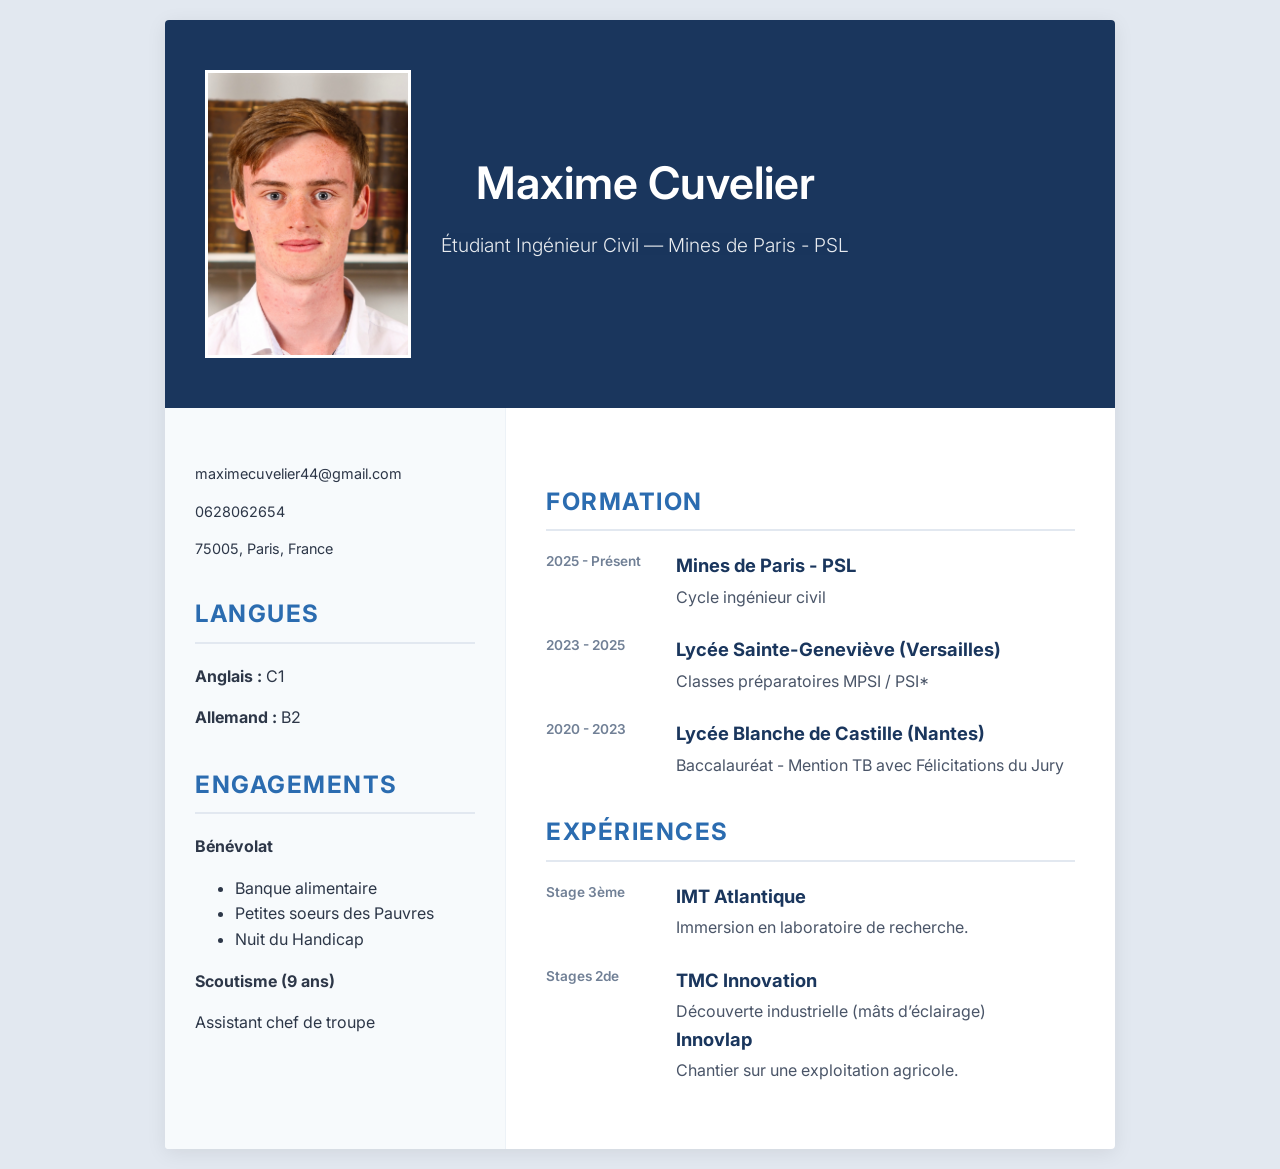
<file: index.html>
<html>
<head>
    <meta charset="UTF-8">
    <title>CV - Maxime Cuvelier</title>
    <link rel="stylesheet" href="resume_f.css">
    <link href="https://fonts.googleapis.com/css2?family=Inter:wght@300;400;600&display=swap" rel="stylesheet">
</head>
<body>
    <div class="container">
        <header>
            <img id ="photo" src ="photo_cv.jpg" width="200">
            <div class="header-content">
                
                <h1>Maxime Cuvelier</h1>
                <p class="subtitle">Étudiant Ingénieur Civil — Mines de Paris - PSL</p>
            </div>
        </header>

        <div id="content">
            <aside class="side">
                <section id="com">
                    <p> maximecuvelier44@gmail.com</p>
                    <p> 0628062654</p>
                    <p> 75005, Paris, France</p>
                    
                </section>

                <section id="langue">
                    <h2 class="titre-sous-partie">Langues</h2>
                    <p><strong>Anglais :</strong> C1 </p>
                    <p><strong>Allemand :</strong> B2 </p>
                </section>

                <section id="engagement">
                    <h2 class="titre-sous-partie">Engagements</h2>
                    <div class="item">
                        <p><strong>Bénévolat</strong></p>
                        <ul>
                            <li>Banque alimentaire</li>
                            <li>Petites soeurs des Pauvres</li>
                            <li>Nuit du Handicap</li>
                        </ul>
                    </div>
                    <div class="item">
                        <p><strong>Scoutisme (9 ans)</strong></p>
                        <p>Assistant chef de troupe</p>
                    </div>
                </section>
            </aside>

            <main class="main">
                <section id="education">
                    <h2 class="titre-sous-partie">Formation</h2>
                    <div class="entry">
                        <div class="dates">2025 - Présent</div>
                        <div class="details">
                            <h3>Mines de Paris - PSL</h3>
                            <p>Cycle ingénieur civil</p>
                        </div>
                    </div>
                    <div class="entry">
                        <div class="dates">2023 - 2025</div>
                        <div class="details">
                            <h3>Lycée Sainte-Geneviève (Versailles)</h3>
                            <p>Classes préparatoires MPSI / PSI*</p>
                        </div>
                    </div>
                    <div class="entry">
                        <div class="dates">2020 - 2023</div>
                        <div class="details">
                            <h3>Lycée Blanche de Castille (Nantes)</h3>
                            <p>Baccalauréat - Mention TB avec Félicitations du Jury</p>
                        </div>
                    </div>
                </section>

                <section id="experience">
                    <h2 class="titre-sous-partie">Expériences</h2>
                    <div class="entry">
                        <div class="dates">Stage 3ème</div>
                        <div class="details">
                            <h3>IMT Atlantique</h3>
                            <p>Immersion en laboratoire de recherche.</p>
                        </div>
                    </div>
                    <div class="entry">
                        <div class="dates">Stages 2de</div>
                        <div class="details">
                            <h3>TMC Innovation</h3>
                            <p>Découverte industrielle (mâts d’éclairage) </p>
                            <h3>Innovlap</h3>
                            <p>Chantier sur une exploitation agricole.</p>
                        </div>
                    </div>
                </section>
            </main>
        </div>
    </div>
</body>
</html>
</file>
<file: resume_f.css>
body {
    font-family: 'Inter';
    background-color: #e2e8f0; 
    color: #2d3748; 
    margin: 0;
    padding: 20px;
    line-height: 1.6;
}

.container {
    max-width: 950px;
    margin: 0 auto;
    background: #ffffff;
    box-shadow: 0 4px 20px rgba(0, 0, 0, 0.08);
    border-radius: 4px;
    overflow: hidden;
}


header {
    background-color: #1a365d; 
    color: #ffffff;
    padding: 50px 40px;
    text-align: center;
    display: flex;
    align-items: center;
    justify-content: flex-start;
}

#photo{
    border: 3px solid #ffffff;
    margin-right: 30px;
}

header h1 {
    margin: 0;
    font-size: 2.8em;
    font-weight: 600;
}


.subtitle {
    font-size: 1.2em;
    opacity: 0.9;
    margin-top: 10px;
    font-weight: 300;
}


#content {
    display: flex;
}


.side {
    width: 280px;
    background-color: #f7fafc; 
    padding: 40px 30px;
    border-right: 1px solid #edf2f7;
}

.side #com p {
    font-size: 0.9em;
    margin-bottom: 10px;
}


.main {
    flex: 1;
    padding: 40px;
}

/*Titres des sous-parties*/
.titre-sous-partie {
    font-size: 1.5em;
    text-transform: uppercase;
    letter-spacing: 1.5px;
    color: #2b6cb0; 
    border-bottom: 2px solid #e2e8f0;
    padding-bottom: 8px;
    margin-bottom: 20px;
    margin-top: 35px;
}


.entry {
    display: flex;
    margin-bottom: 25px;
}

.dates {
    width: 130px;
    font-size: 0.85em;
    color: #718096; 
    font-weight: 600;
}

.details h3 {
    margin: 0;
    font-size: 1.15em;
    color: #1a365d;
}

.details p {
    margin: 4px 0 0 0;
    color: #4a5568;
}

/* un peu de responsive pour changer la disposition des éléments quand on grossit le CV */
@media (max-width: 900px) {
    #content {
        flex-direction: column;
    }
    .side {
        width: auto;
        border-right: none;
        border-bottom: 1px solid #edf2f7;
    }
    .entry {
        flex-direction: column;
    }
    .dates {
        margin-bottom: 5px;
    }
}
</file>
